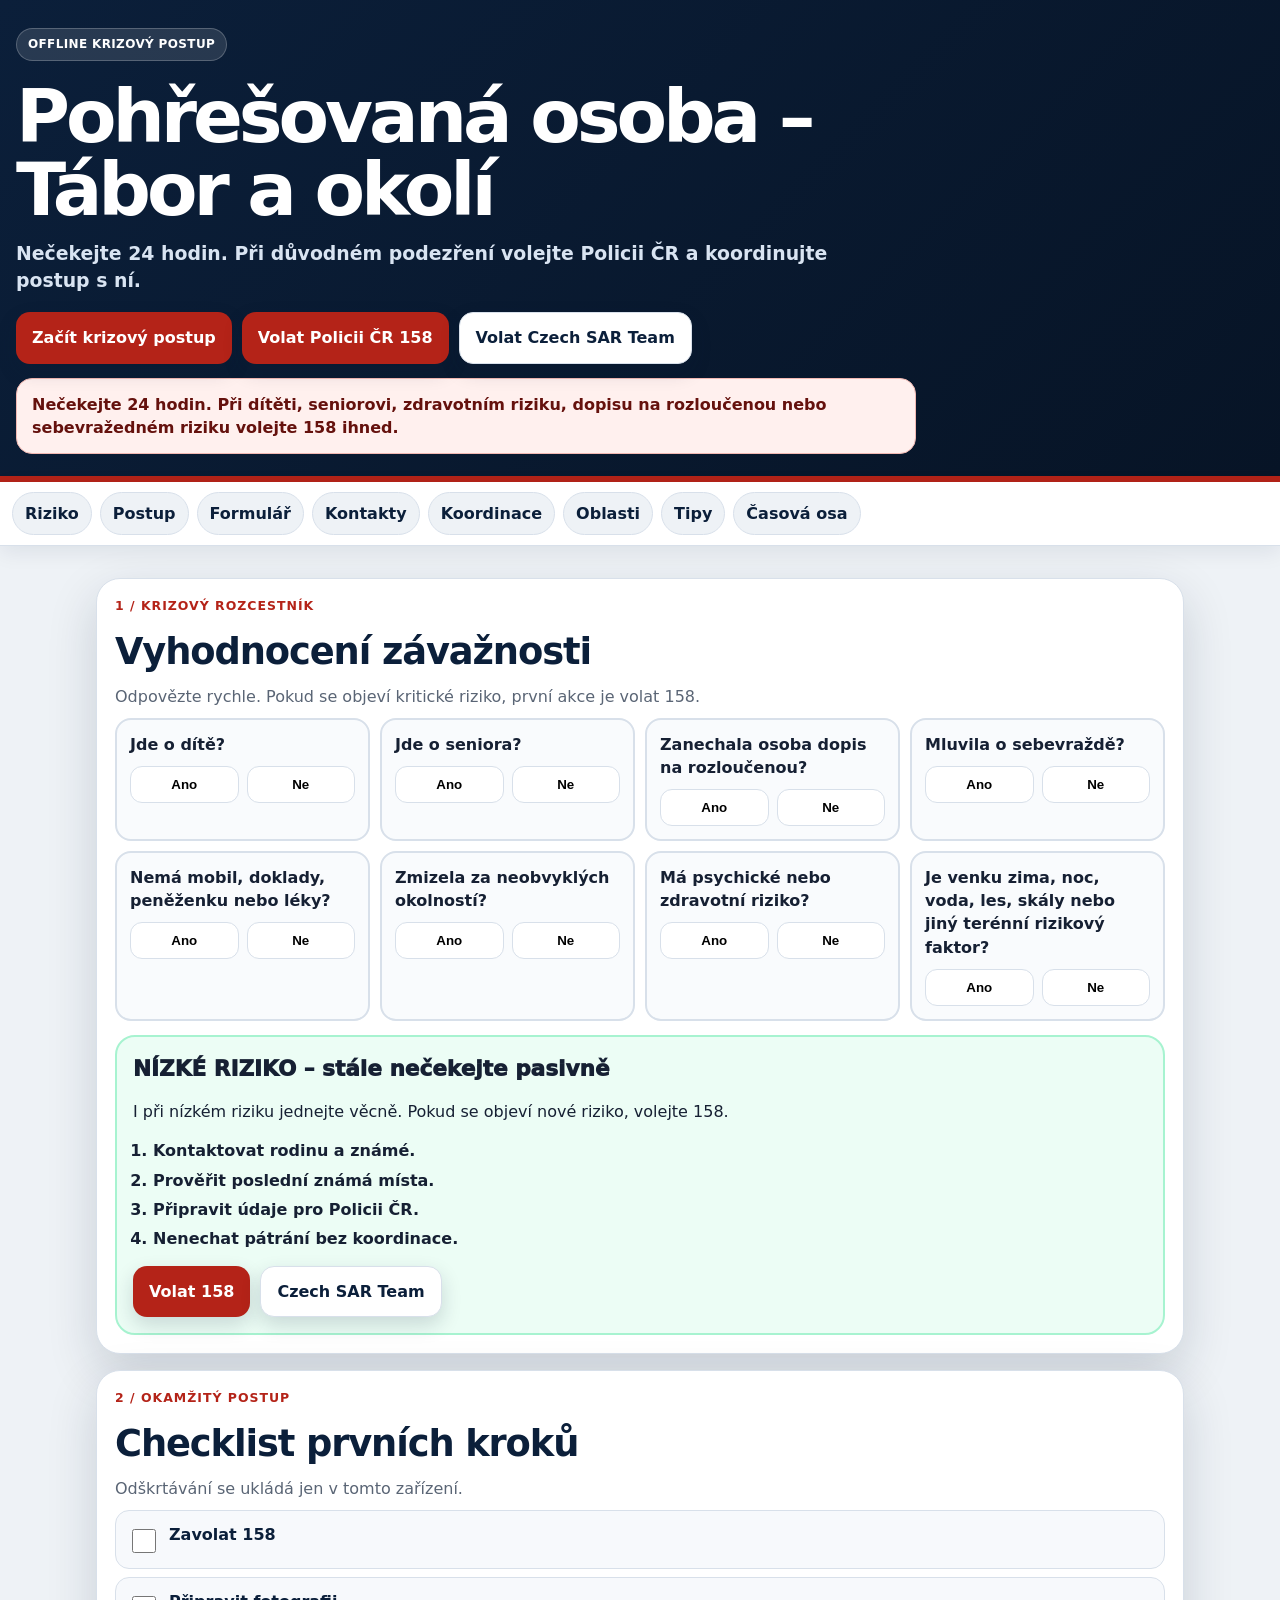
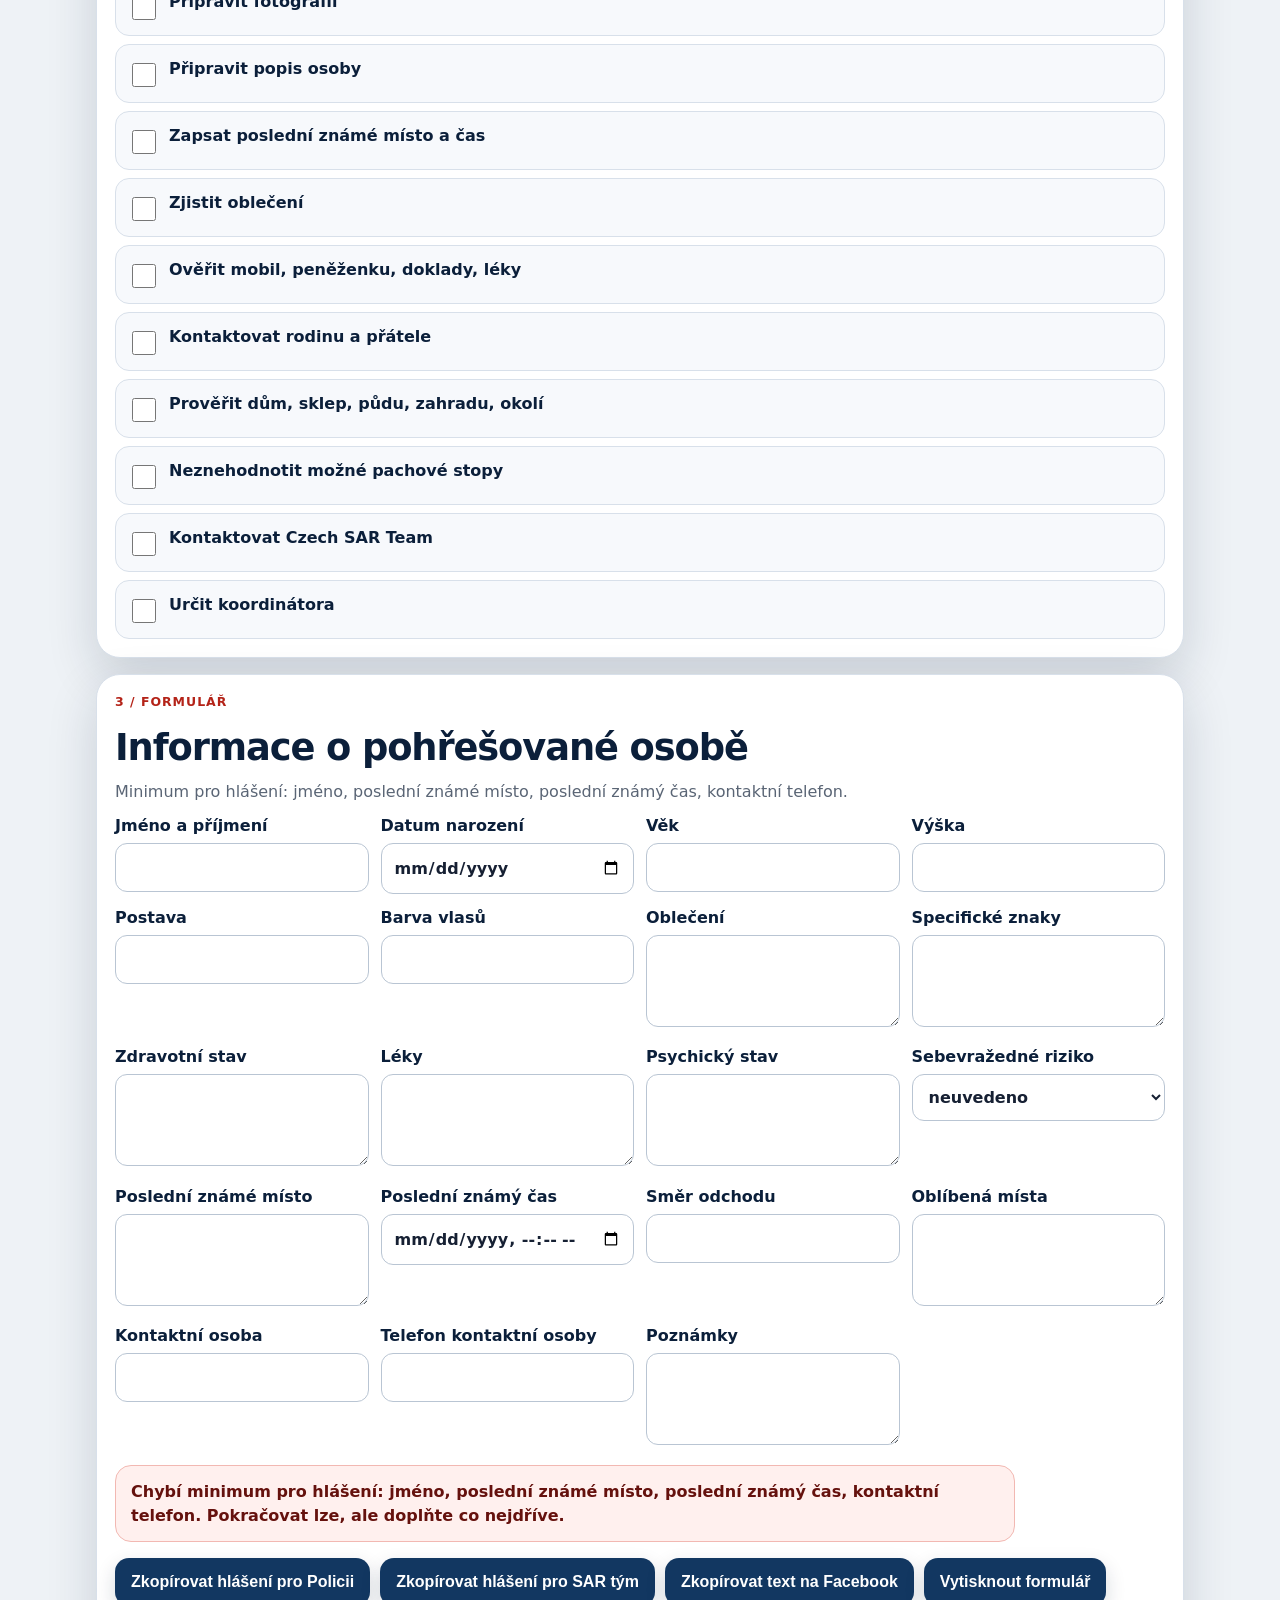
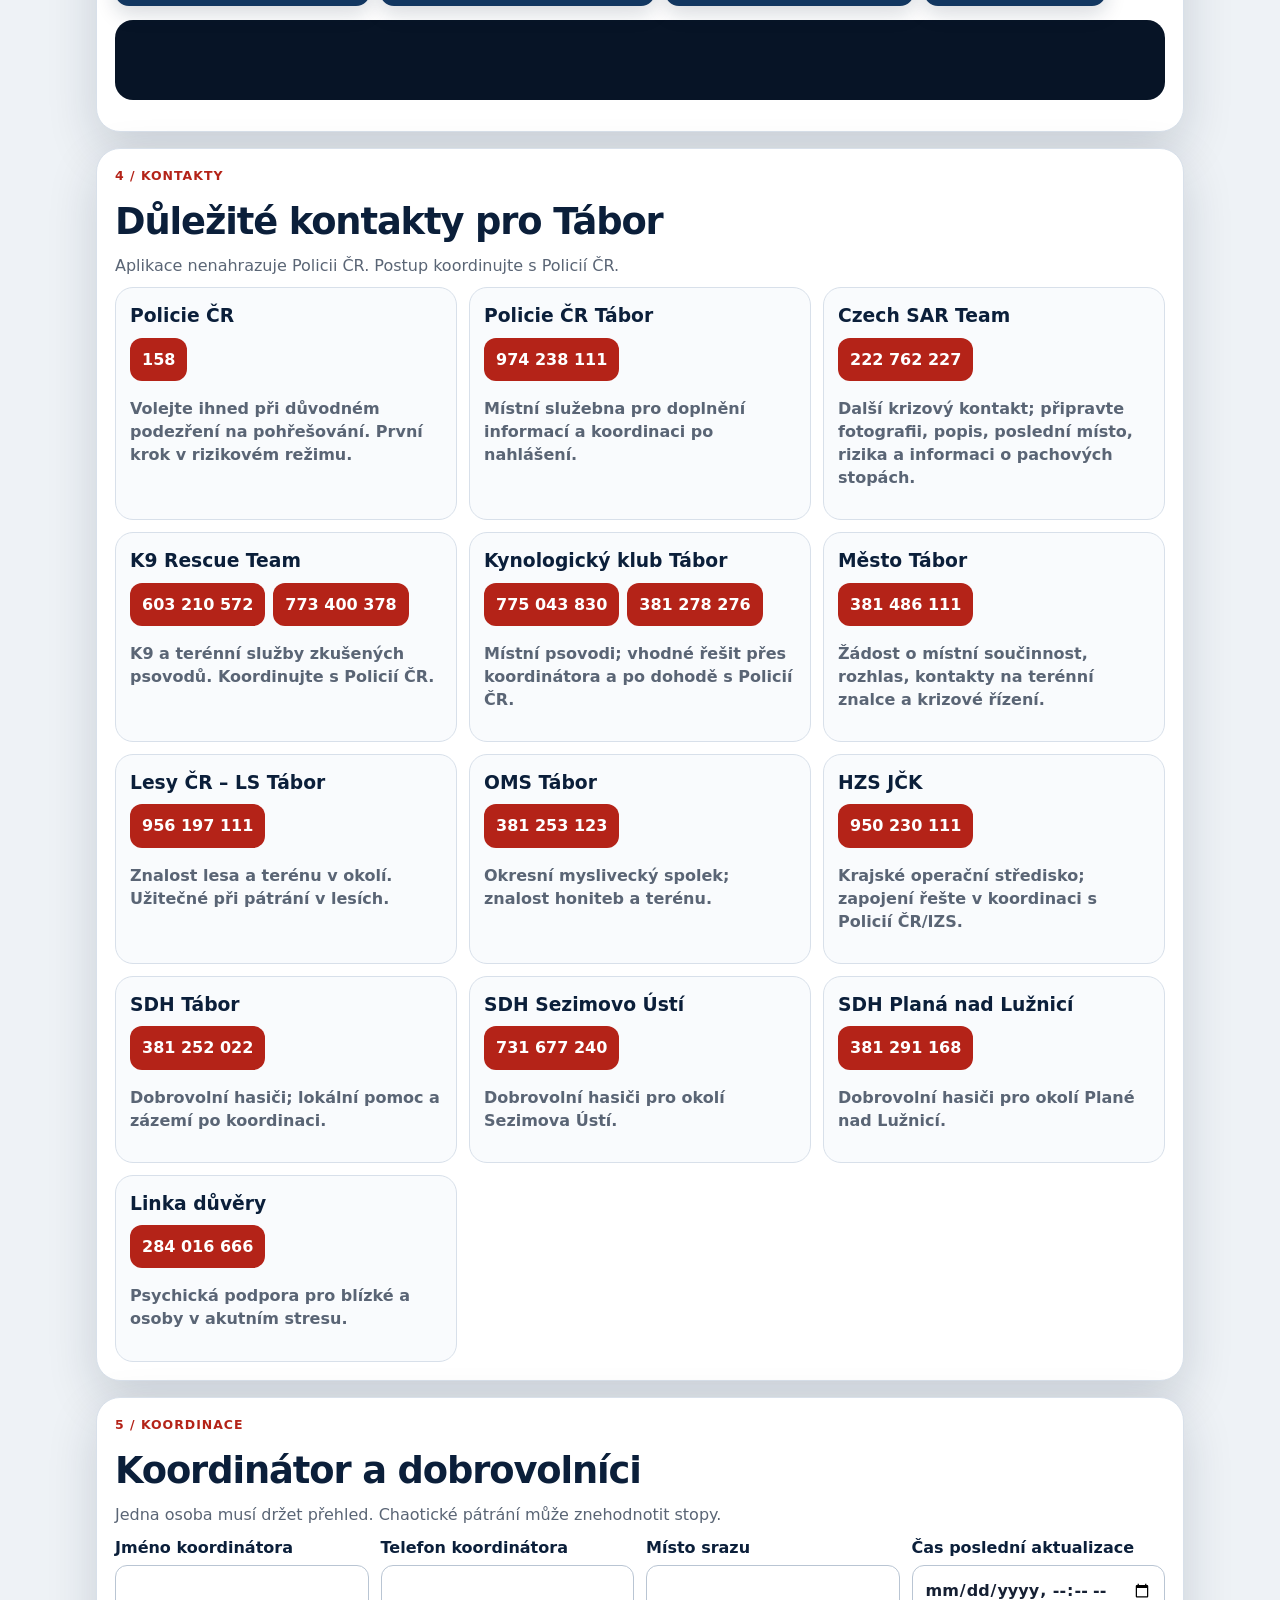
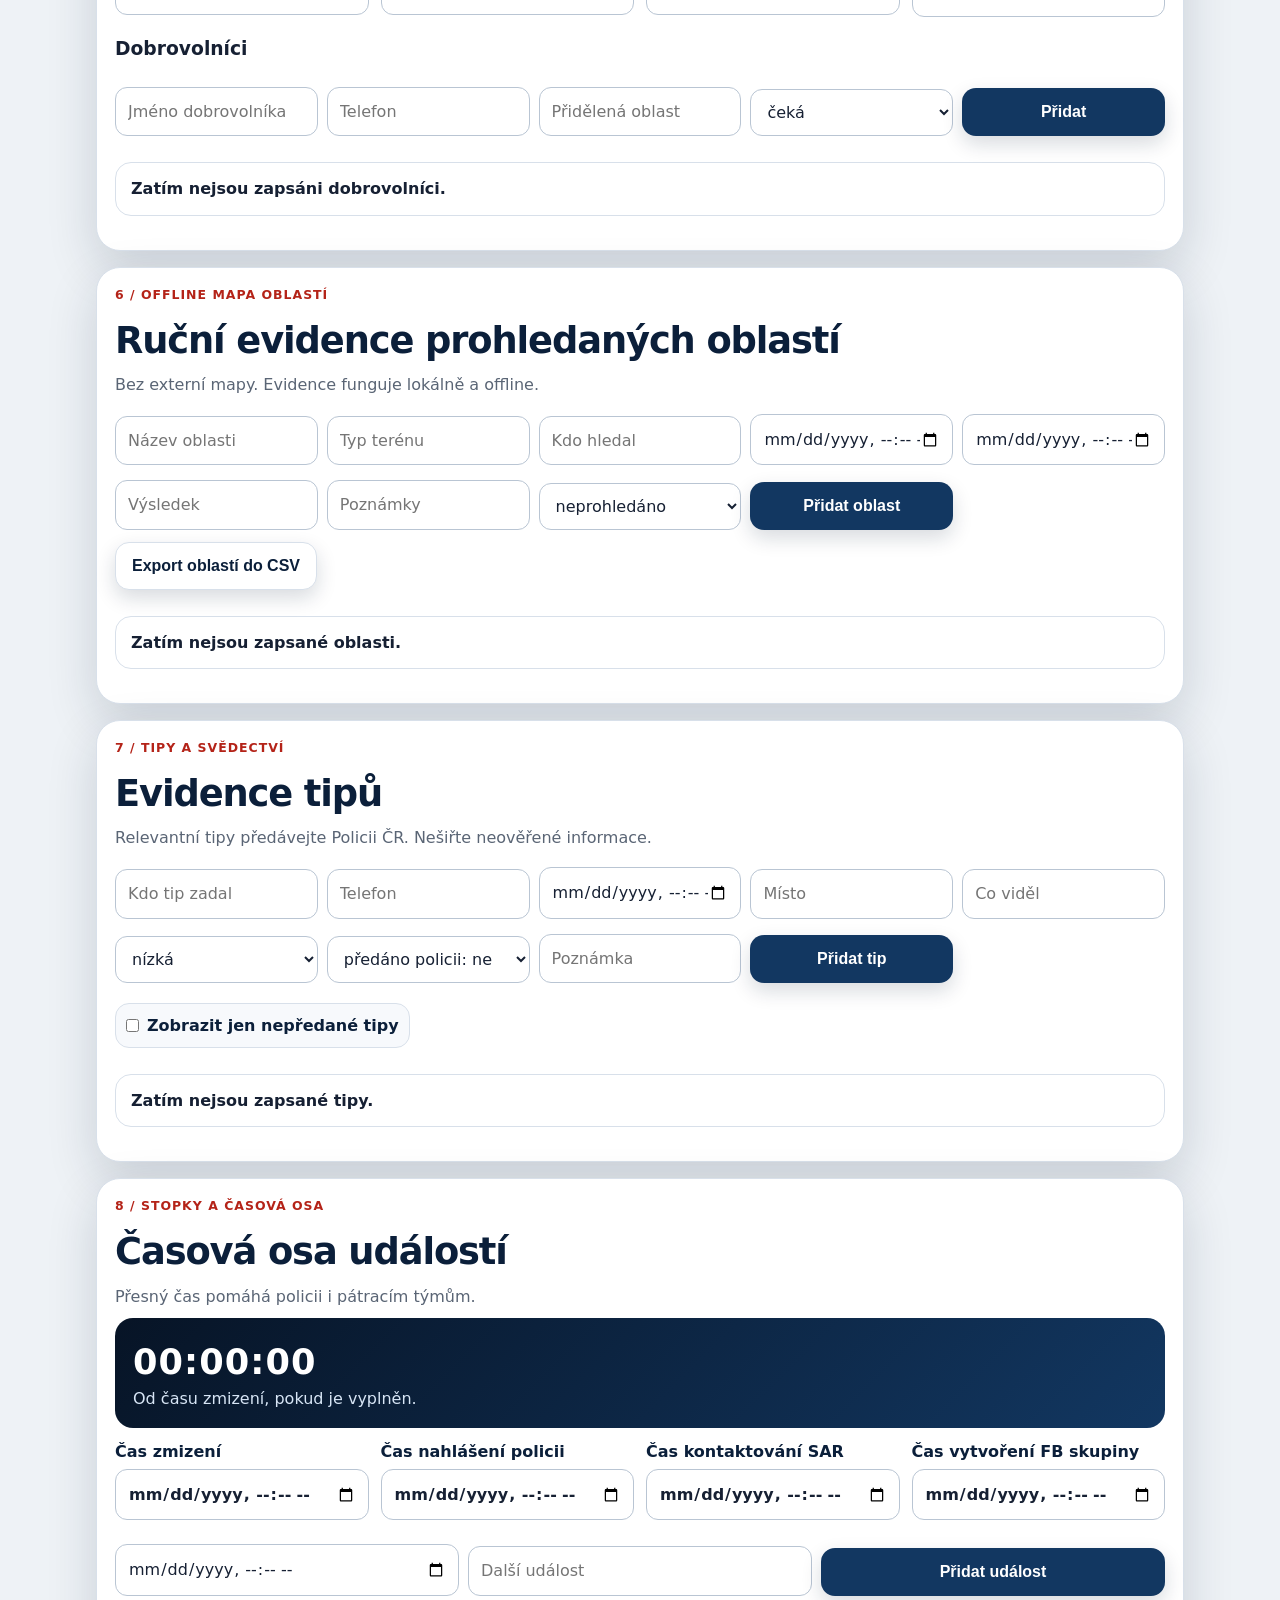
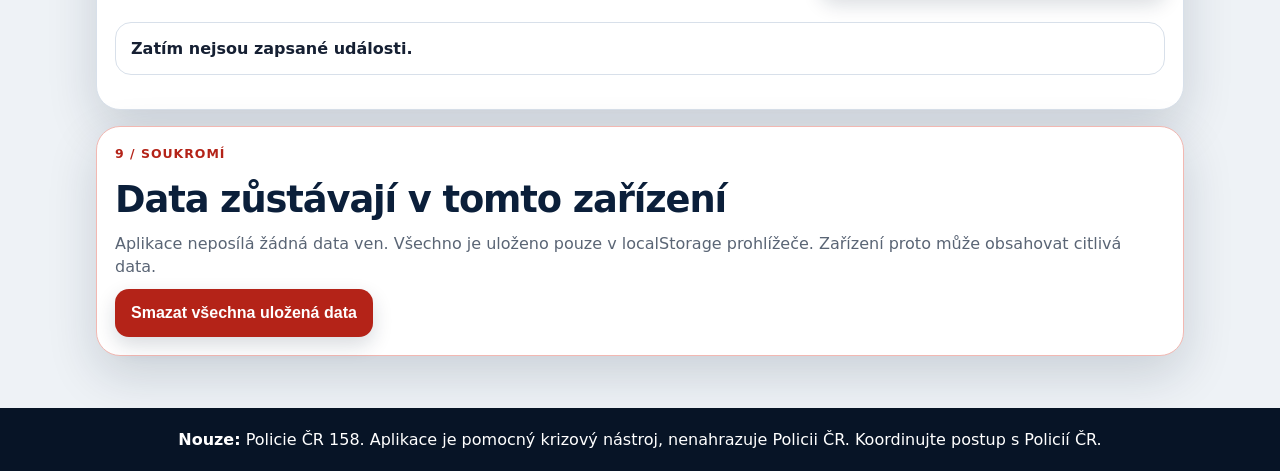
<file: index.html>
<!doctype html>
<html lang="cs">
<head>
  <meta charset="utf-8">
  <meta name="viewport" content="width=device-width, initial-scale=1">
  <meta name="theme-color" content="#0b1f3a">
  <meta name="description" content="Offline krizová PWA aplikace pro pohřešování osoby v Táboře a okolí.">
  <link rel="manifest" href="manifest.webmanifest">
  <link rel="stylesheet" href="styles.css">
  <title>Pohřešovaná osoba – Tábor a okolí</title>
</head>
<body>
  <header class="hero" id="top">
    <div class="hero__badge">Offline krizový postup</div>
    <h1>Pohřešovaná osoba – Tábor a okolí</h1>
    <p class="lead">Nečekejte 24 hodin. Při důvodném podezření volejte Policii ČR a koordinujte postup s ní.</p>
    <div class="hero__actions">
      <a class="btn btn--danger" href="#rozcestnik">Začít krizový postup</a>
      <a class="btn btn--call" href="tel:158">Volat Policii ČR 158</a>
      <a class="btn btn--secondary" href="tel:222762227">Volat Czech SAR Team</a>
    </div>
    <div class="notice notice--critical">Nečekejte 24 hodin. Při dítěti, seniorovi, zdravotním riziku, dopisu na rozloučenou nebo sebevražedném riziku volejte 158 ihned.</div>
  </header>

  <nav class="quicknav" aria-label="Hlavní části aplikace">
    <a href="#rozcestnik">Riziko</a>
    <a href="#postup">Postup</a>
    <a href="#formular">Formulář</a>
    <a href="#kontakty">Kontakty</a>
    <a href="#koordinace">Koordinace</a>
    <a href="#oblasti">Oblasti</a>
    <a href="#tipy">Tipy</a>
    <a href="#timeline">Časová osa</a>
  </nav>

  <main>
    <section class="card" id="rozcestnik">
      <div class="section-head">
        <p class="eyebrow">1 / Krizový rozcestník</p>
        <h2>Vyhodnocení závažnosti</h2>
        <p>Odpovězte rychle. Pokud se objeví kritické riziko, první akce je volat 158.</p>
      </div>
      <div id="riskQuestions" class="question-grid"></div>
      <div id="riskResult" class="risk-result" role="status" aria-live="polite"></div>
    </section>

    <section class="card" id="postup">
      <div class="section-head">
        <p class="eyebrow">2 / Okamžitý postup</p>
        <h2>Checklist prvních kroků</h2>
        <p>Odškrtávání se ukládá jen v tomto zařízení.</p>
      </div>
      <div id="checklist" class="checklist"></div>
    </section>

    <section class="card print-block" id="formular">
      <div class="section-head">
        <p class="eyebrow">3 / Formulář</p>
        <h2>Informace o pohřešované osobě</h2>
        <p>Minimum pro hlášení: jméno, poslední známé místo, poslední známý čas, kontaktní telefon.</p>
      </div>
      <form id="personForm" class="form-grid" autocomplete="on"></form>
      <div id="validationBox" class="notice"></div>
      <div class="button-row">
        <button class="btn" type="button" data-copy="police">Zkopírovat hlášení pro Policii</button>
        <button class="btn" type="button" data-copy="sar">Zkopírovat hlášení pro SAR tým</button>
        <button class="btn" type="button" data-copy="facebook">Zkopírovat text na Facebook</button>
        <button class="btn" type="button" onclick="window.print()">Vytisknout formulář</button>
      </div>
      <pre id="generatedText" class="output" aria-live="polite"></pre>
    </section>

    <section class="card print-block" id="kontakty">
      <div class="section-head">
        <p class="eyebrow">4 / Kontakty</p>
        <h2>Důležité kontakty pro Tábor</h2>
        <p>Aplikace nenahrazuje Policii ČR. Postup koordinujte s Policií ČR.</p>
      </div>
      <div id="contacts" class="contact-list"></div>
    </section>

    <section class="card" id="koordinace">
      <div class="section-head">
        <p class="eyebrow">5 / Koordinace</p>
        <h2>Koordinátor a dobrovolníci</h2>
        <p>Jedna osoba musí držet přehled. Chaotické pátrání může znehodnotit stopy.</p>
      </div>
      <div class="form-grid compact">
        <label>Jméno koordinátora<input id="coordName" type="text"></label>
        <label>Telefon koordinátora<input id="coordPhone" type="tel"></label>
        <label>Místo srazu<input id="meetingPoint" type="text"></label>
        <label>Čas poslední aktualizace<input id="lastUpdate" type="datetime-local"></label>
      </div>
      <h3>Dobrovolníci</h3>
      <form id="volunteerForm" class="inline-form">
        <input name="name" placeholder="Jméno dobrovolníka" required>
        <input name="phone" placeholder="Telefon" type="tel">
        <input name="area" placeholder="Přidělená oblast">
        <select name="state"></select>
        <button class="btn" type="submit">Přidat</button>
      </form>
      <div id="volunteers" class="table-wrap"></div>
    </section>

    <section class="card print-block" id="oblasti">
      <div class="section-head">
        <p class="eyebrow">6 / Offline mapa oblastí</p>
        <h2>Ruční evidence prohledaných oblastí</h2>
        <p>Bez externí mapy. Evidence funguje lokálně a offline.</p>
      </div>
      <form id="areaForm" class="inline-form">
        <input name="name" placeholder="Název oblasti" required>
        <input name="terrain" placeholder="Typ terénu">
        <input name="searchedBy" placeholder="Kdo hledal">
        <input name="from" type="datetime-local" title="Čas od">
        <input name="to" type="datetime-local" title="Čas do">
        <input name="result" placeholder="Výsledek">
        <input name="note" placeholder="Poznámky">
        <select name="state"></select>
        <button class="btn" type="submit">Přidat oblast</button>
      </form>
      <button class="btn btn--secondary" id="exportAreas" type="button">Export oblastí do CSV</button>
      <div id="areas" class="table-wrap"></div>
    </section>

    <section class="card print-block" id="tipy">
      <div class="section-head">
        <p class="eyebrow">7 / Tipy a svědectví</p>
        <h2>Evidence tipů</h2>
        <p>Relevantní tipy předávejte Policii ČR. Nešiřte neověřené informace.</p>
      </div>
      <form id="tipForm" class="inline-form">
        <input name="who" placeholder="Kdo tip zadal" required>
        <input name="phone" placeholder="Telefon" type="tel">
        <input name="seenTime" type="datetime-local" title="Čas pozorování">
        <input name="place" placeholder="Místo">
        <input name="what" placeholder="Co viděl">
        <select name="credibility"></select>
        <select name="police"><option value="ne">předáno policii: ne</option><option value="ano">předáno policii: ano</option></select>
        <input name="note" placeholder="Poznámka">
        <button class="btn" type="submit">Přidat tip</button>
      </form>
      <label class="filter"><input id="onlyUnsentTips" type="checkbox"> Zobrazit jen nepředané tipy</label>
      <div id="tips" class="table-wrap"></div>
    </section>

    <section class="card" id="timeline">
      <div class="section-head">
        <p class="eyebrow">8 / Stopky a časová osa</p>
        <h2>Časová osa událostí</h2>
        <p>Přesný čas pomáhá policii i pátracím týmům.</p>
      </div>
      <div class="time-panel">
        <div><strong id="timer">00:00:00</strong><span>Od času zmizení, pokud je vyplněn.</span></div>
      </div>
      <div class="form-grid compact">
        <label>Čas zmizení<input id="timeMissing" type="datetime-local"></label>
        <label>Čas nahlášení policii<input id="timePolice" type="datetime-local"></label>
        <label>Čas kontaktování SAR<input id="timeSar" type="datetime-local"></label>
        <label>Čas vytvoření FB skupiny<input id="timeFb" type="datetime-local"></label>
      </div>
      <form id="eventForm" class="inline-form">
        <input name="time" type="datetime-local" required>
        <input name="text" placeholder="Další událost" required>
        <button class="btn" type="submit">Přidat událost</button>
      </form>
      <div id="events" class="timeline"></div>
    </section>

    <section class="card privacy" id="soukromi">
      <div class="section-head">
        <p class="eyebrow">9 / Soukromí</p>
        <h2>Data zůstávají v tomto zařízení</h2>
        <p>Aplikace neposílá žádná data ven. Všechno je uloženo pouze v localStorage prohlížeče. Zařízení proto může obsahovat citlivá data.</p>
      </div>
      <button class="btn btn--danger" id="wipeData" type="button">Smazat všechna uložená data</button>
    </section>
  </main>

  <footer>
    <strong>Nouze:</strong> Policie ČR 158. Aplikace je pomocný krizový nástroj, nenahrazuje Policii ČR. Koordinujte postup s Policií ČR.
  </footer>

  <script src="data.js"></script>
  <script src="app.js"></script>
</body>
</html>
</file>
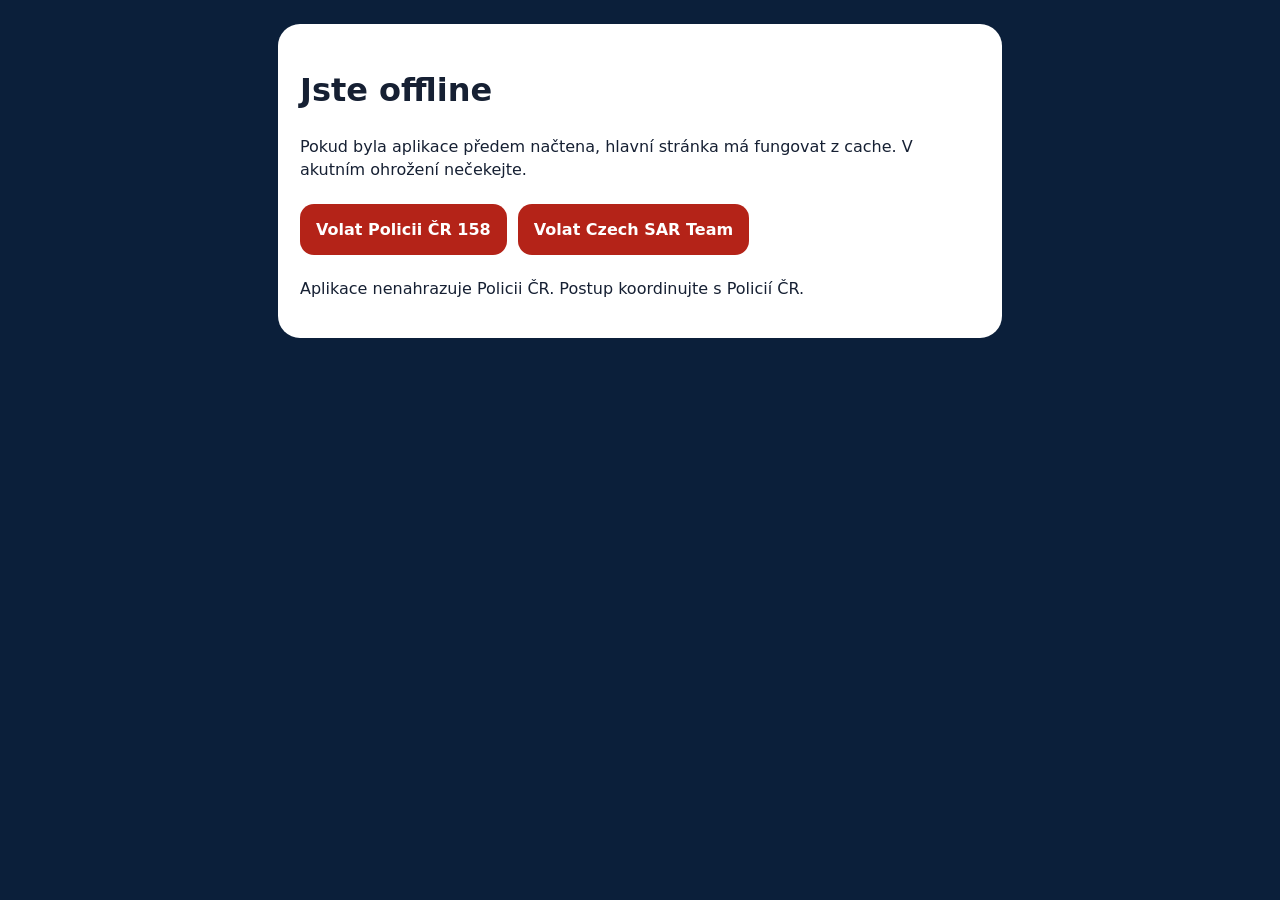
<file: offline.html>
<!doctype html>
<html lang="cs">
<head>
  <meta charset="utf-8">
  <meta name="viewport" content="width=device-width, initial-scale=1">
  <title>Offline – Pohřešovaná osoba Tábor</title>
  <style>body{margin:0;font-family:system-ui,Arial,sans-serif;background:#0b1f3a;color:#fff;padding:24px;line-height:1.45}.box{max-width:680px;margin:auto;background:#fff;color:#162033;border-radius:22px;padding:22px}a{display:inline-block;background:#b42318;color:#fff;text-decoration:none;font-weight:800;padding:14px 16px;border-radius:14px;margin:6px 6px 6px 0}</style>
</head>
<body>
  <main class="box">
    <h1>Jste offline</h1>
    <p>Pokud byla aplikace předem načtena, hlavní stránka má fungovat z cache. V akutním ohrožení nečekejte.</p>
    <a href="tel:158">Volat Policii ČR 158</a>
    <a href="tel:222762227">Volat Czech SAR Team</a>
    <p>Aplikace nenahrazuje Policii ČR. Postup koordinujte s Policií ČR.</p>
  </main>
</body>
</html>
</file>
<file: styles.css>
:root{
  --blue:#0b1f3a;
  --blue2:#123761;
  --red:#b42318;
  --red2:#7a1711;
  --white:#ffffff;
  --grey:#eef2f6;
  --text:#162033;
  --muted:#5a6575;
  --line:#d8e0ea;
  --ok:#116149;
  --warn:#b25e09;
  --shadow:0 18px 50px rgba(11,31,58,.16);
  color-scheme:light;
}
*{box-sizing:border-box}
html{scroll-behavior:smooth}
body{margin:0;font-family:system-ui,-apple-system,Segoe UI,Roboto,Arial,sans-serif;background:var(--grey);color:var(--text);line-height:1.45}
a{color:inherit}
.hero{background:linear-gradient(135deg,var(--blue),#071426);color:var(--white);padding:28px 16px 22px;border-bottom:6px solid var(--red)}
.hero__badge{display:inline-block;background:rgba(255,255,255,.12);border:1px solid rgba(255,255,255,.22);padding:7px 11px;border-radius:999px;font-weight:800;letter-spacing:.03em;text-transform:uppercase;font-size:.75rem}
h1{font-size:clamp(2rem,9vw,4.6rem);line-height:.98;margin:20px 0 14px;max-width:980px;letter-spacing:-.055em}
.lead{font-size:1.18rem;max-width:820px;margin:0 0 18px;color:#d9e4f2;font-weight:650}
.hero__actions,.button-row{display:flex;gap:10px;flex-wrap:wrap;margin-top:16px}
.btn{appearance:none;border:0;border-radius:14px;background:var(--blue2);color:var(--white);font-weight:850;text-decoration:none;padding:13px 16px;min-height:48px;display:inline-flex;align-items:center;justify-content:center;cursor:pointer;box-shadow:0 8px 20px rgba(11,31,58,.16);font-size:1rem}
.btn:active{transform:translateY(1px)}
.btn--danger,.btn--call{background:var(--red)}
.btn--secondary{background:#fff;color:var(--blue);border:1px solid var(--line)}
.notice{padding:14px 15px;border-radius:16px;background:#fff;border:1px solid var(--line);font-weight:750;margin-top:14px}
.notice--critical{background:#fff0ee;color:#65110d;border-color:#f2b8b2;max-width:900px}
.quicknav{position:sticky;top:0;z-index:20;background:rgba(255,255,255,.96);border-bottom:1px solid var(--line);display:flex;gap:8px;overflow:auto;padding:10px 12px;box-shadow:0 6px 20px rgba(11,31,58,.08)}
.quicknav a{white-space:nowrap;text-decoration:none;background:var(--grey);border:1px solid var(--line);border-radius:999px;padding:9px 12px;font-weight:800;color:var(--blue)}
main{width:min(1120px,100%);margin:0 auto;padding:16px}
.card{background:#fff;border:1px solid var(--line);border-radius:24px;padding:18px;margin:16px 0;box-shadow:var(--shadow)}
.section-head h2{font-size:clamp(1.45rem,5vw,2.3rem);margin:0 0 6px;color:var(--blue);letter-spacing:-.03em}.section-head p{margin:0 0 10px;color:var(--muted)}
.eyebrow{color:var(--red)!important;font-size:.78rem;font-weight:900;text-transform:uppercase;letter-spacing:.08em}.question-grid{display:grid;grid-template-columns:repeat(auto-fit,minmax(230px,1fr));gap:10px}.question{border:2px solid var(--line);border-radius:16px;padding:13px;background:#f9fbfd}.question strong{display:block;margin-bottom:10px}.toggle{display:flex;gap:8px}.toggle button{flex:1;border:1px solid var(--line);background:#fff;padding:10px;border-radius:12px;font-weight:850;cursor:pointer}.toggle button.active{background:var(--blue);color:#fff}.toggle button.danger.active{background:var(--red)}
.risk-result{margin-top:14px;border-radius:20px;padding:16px;border:2px solid var(--line);background:#f9fbfd}.risk-result.critical{background:#fff0ee;border-color:var(--red);color:#3b0906}.risk-result.elevated{background:#fff7ed;border-color:#fed7aa}.risk-result.low{background:#ecfdf5;border-color:#a7f3d0}.risk-title{font-size:1.35rem;font-weight:950;margin:0 0 8px}.steps{margin:8px 0 0;padding-left:20px}.steps li{margin:6px 0;font-weight:750}
.checklist{display:grid;gap:8px}.check-item{display:flex;gap:10px;align-items:flex-start;background:#f7f9fc;border:1px solid var(--line);border-radius:14px;padding:12px;font-weight:800}.check-item input{width:24px;height:24px;flex:0 0 auto}.check-item.done{opacity:.72;text-decoration:line-through}.form-grid{display:grid;grid-template-columns:repeat(auto-fit,minmax(240px,1fr));gap:12px}.form-grid.compact{margin:10px 0 18px}label{font-weight:850;color:var(--blue)}input,textarea,select{width:100%;border:1px solid #b9c5d3;border-radius:12px;padding:12px;margin-top:6px;font:inherit;background:#fff;color:var(--text)}textarea{min-height:92px;resize:vertical}.output{white-space:pre-wrap;background:#071426;color:#eef6ff;border-radius:18px;padding:14px;overflow:auto;min-height:80px;margin-top:14px}.contact-list{display:grid;grid-template-columns:repeat(auto-fit,minmax(260px,1fr));gap:12px}.contact{border:1px solid var(--line);border-radius:18px;padding:14px;background:#f9fbfd}.contact h3{margin:0 0 8px;color:var(--blue)}.phone-row{display:flex;gap:8px;flex-wrap:wrap}.phone{background:var(--red);color:white;text-decoration:none;border-radius:12px;padding:10px 12px;font-weight:900}.contact p{color:var(--muted);font-weight:650}.inline-form{display:grid;grid-template-columns:repeat(auto-fit,minmax(170px,1fr));gap:9px;align-items:end;margin:12px 0}.table-wrap{overflow:auto;margin-top:12px}table{width:100%;border-collapse:collapse;background:#fff}th,td{border:1px solid var(--line);padding:9px;text-align:left;vertical-align:top}th{background:var(--blue);color:#fff}.small-btn{border:0;background:#e8eef6;color:var(--blue);border-radius:10px;padding:7px 9px;font-weight:850;cursor:pointer}.filter{display:inline-flex;align-items:center;gap:8px;background:#f7f9fc;border:1px solid var(--line);border-radius:14px;padding:10px;margin-top:8px}.filter input{width:auto;margin:0}.time-panel{border-radius:18px;background:linear-gradient(135deg,#071426,var(--blue2));color:#fff;padding:18px;margin-bottom:12px}.time-panel strong{display:block;font-size:2.2rem;letter-spacing:.03em}.time-panel span{color:#d7e5f5}.timeline{display:grid;gap:10px;margin-top:12px}.event{border-left:5px solid var(--blue2);background:#f7f9fc;border-radius:12px;padding:10px}.event strong{display:block;color:var(--blue)}.privacy{border-color:#f2b8b2}footer{background:#071426;color:#fff;padding:20px 16px;text-align:center;margin-top:20px}
@media (max-width:640px){.hero__actions .btn,.button-row .btn{width:100%}.card{border-radius:18px;padding:14px}main{padding:10px}.inline-form{grid-template-columns:1fr}.quicknav{padding:8px}.quicknav a{font-size:.9rem}.contact-list{grid-template-columns:1fr}}
@media print{body{background:#fff;color:#000;font-size:12pt}.hero,.quicknav,footer,.btn,#soukromi{display:none!important}.card{box-shadow:none;border:1px solid #999;page-break-inside:avoid;margin:0 0 12px;border-radius:0}.print-block{display:block!important}.output{background:#fff;color:#000;border:1px solid #999}.contact,.check-item{break-inside:avoid}input,textarea,select{border:1px solid #777}.section-head h2{color:#000}a{color:#000;text-decoration:none}}
</file>
